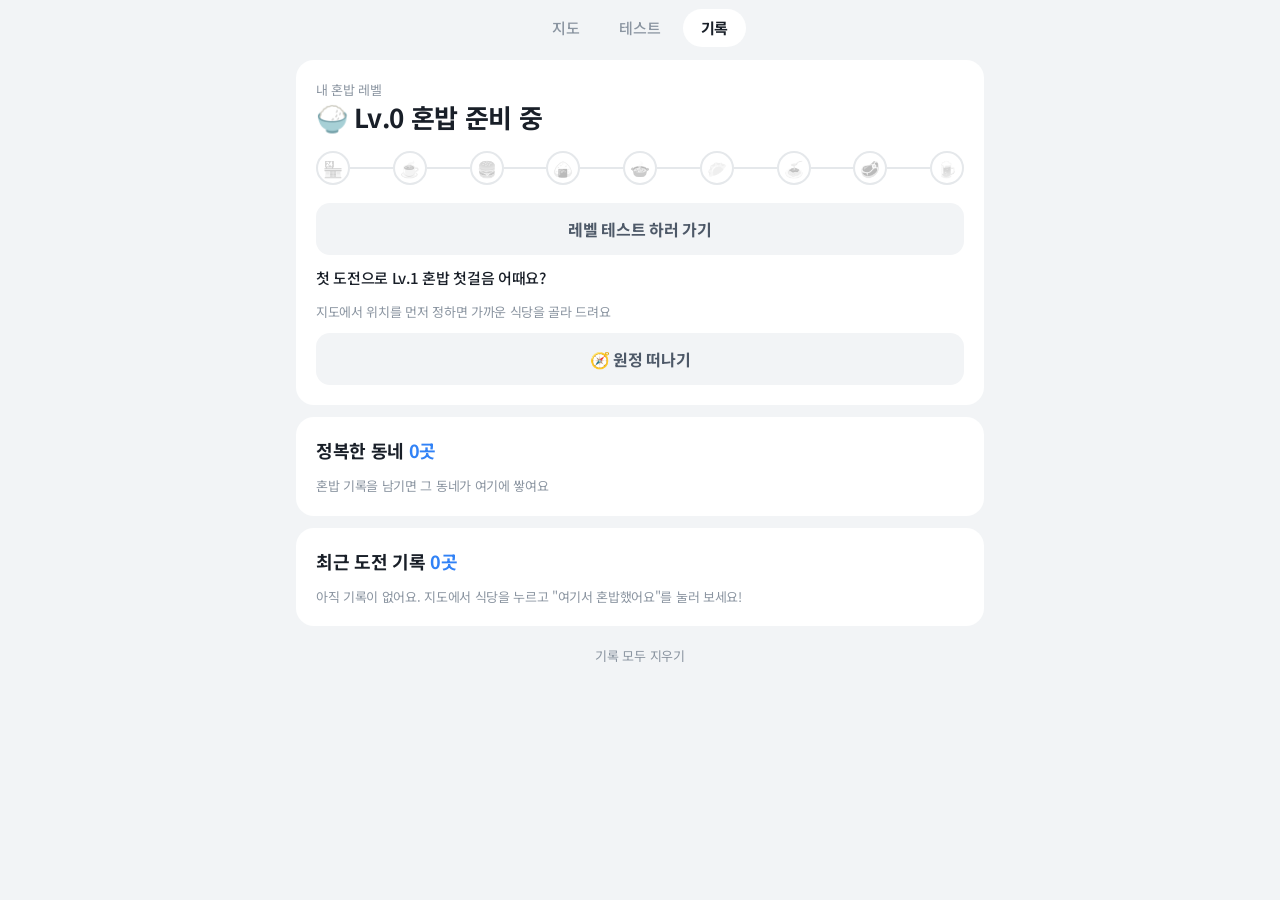
<file: my.html>
<!DOCTYPE html>
<html lang="ko">
<head>
<meta charset="UTF-8">
<meta name="viewport" content="width=device-width, initial-scale=1">
<title>혼밥 도전 기록</title>
<link rel="preconnect" href="https://fonts.googleapis.com">
<link rel="preconnect" href="https://fonts.gstatic.com" crossorigin>
<link rel="stylesheet"
  href="https://fonts.googleapis.com/css2?family=Noto+Sans+KR:wght@400;500;700&display=swap">
<link rel="stylesheet" href="style.css">
</head>
<body>
<main class="wrap">
  <section class="card">
    <div id="level"></div>
    <div id="next"></div>
    <div id="trip" hidden>
      <form class="search" id="tf" style="margin-top:12px">
        <input id="tq" type="search" autocomplete="off"
          placeholder="어디로 원정 갈까요? (예: 성수역)">
        <button class="btn-sm" type="submit">찾기</button>
      </form>
      <div id="tres"></div>
    </div>
  </section>

  <section class="card" id="towns"></section>
  <section class="card" id="records"></section>

  <div class="reset"><button id="reset">기록 모두 지우기</button></div>
</main>

<script src="common.js"></script>
<script>
renderNav('my.html');

// ---------- 레벨 진행 (9개 원) ----------
function renderTrack() {
  const t = getTried();
  const lv = myLevel();
  let track = '';
  for (let i = 1; i <= 9; i++) {
    if (i > 1) track += '<div class="line"></div>';
    track += '<div class="dot' + (t[i] ? ' done' : '') +
      '" title="' + lvTitle(i) + '"><span>' +
      LEVELS[i].emoji + '</span></div>';
  }
  const testLink = hasTested() ? '' :
    '<a class="btn btn-gray" href="test.html" ' +
    'style="margin-bottom:12px">레벨 테스트 하러 가기</a>';
  $('level').innerHTML =
    '<p class="sub">내 혼밥 레벨</p>' +
    '<div class="big">' + LEVELS[lv].emoji + ' ' + lvTitle(lv) + '</div>' +
    '<div class="track">' + track + '</div>' + testLink;
}

// ---------- 다음 도전 한 줄 제안 ----------
async function renderNext() {
  const box = $('next');
  const nx = nextLevel();
  if (!nx) {
    box.innerHTML =
      '<div class="gray-box" style="text-align:center">' +
      '<div class="emo emo-big">\u{1F451}</div>' +
      '<b>혼밥 마스터 달성!</b>' +
      '<p class="sub">모든 레벨을 정복했어요. 정말 대단해요!</p></div>';
    return;
  }
  const first = triedCount() === 0;
  const ask = (first ? '첫 도전으로 ' : '다음엔 ') +
    lvTitle(nx) + ' 어때요?';

  let target = store.get('target', null);
  if (target && (target.lv !== nx || findLog(target.id))) {
    target = null;
    store.del('target');
  }

  let msg = '';
  if (!target) {
    const last = store.get('lastLoc', null);
    if (!last) {
      msg = '지도에서 위치를 먼저 정하면 가까운 식당을 골라 드려요';
    } else {
      box.innerHTML = '<p class="sub">주변에서 Lv.' + nx +
        ' 식당을 찾고 있어요…</p>';
      try {
        const d = await loadStores(last.lat, last.lng);
        const s = d.list.find(x => x.lv === nx);
        if (s) {
          target = s;
          store.set('target', target);
        } else {
          msg = last.label + ' 주변 500m에 Lv.' + nx +
            ' 식당이 없어요. 원정을 떠나 볼까요?';
        }
      } catch (e) {
        msg = '정보를 불러오지 못했어요 (' + e.message + ')';
      }
    }
  }

  let h = '<p class="next-line">' + esc(ask);
  if (target) {
    h += ' · <a href="' + storeUrl(target) + '"><b>' +
      esc(target.name) + '</b> ' + fmtDist(target.dist) +
      ' \u{203A}</a>';
  }
  h += '</p>';
  if (msg) {
    h += '<p class="sub" style="margin-bottom:12px">' + esc(msg) + '</p>';
  }
  if (target) {
    h += '<a class="btn btn-primary" href="' + storeUrl(target) + '">' +
      '지도에서 보기</a>' +
      '<p class="sub" style="text-align:center;margin:6px 0 10px">' +
      '다녀온 뒤 지도에서 "여기서 혼밥했어요"를 눌러 주세요</p>';
  }
  h += '<button class="btn btn-gray" id="tripBtn">' +
    '\u{1F9ED} 원정 떠나기</button>';
  box.innerHTML = h;

  $('tripBtn').onclick = () => {
    $('trip').hidden = !$('trip').hidden;
    if (!$('trip').hidden) $('tq').focus();
  };
}

// ---------- 혼밥 원정 ----------
$('tf').onsubmit = async e => {
  e.preventDefault();
  const q = $('tq').value.trim();
  if (!q) return;
  $('tres').innerHTML = '<p class="sub">찾고 있어요…</p>';
  try {
    const rs = await api({ action: 'search', query: q });
    if (!rs.length) {
      $('tres').innerHTML = '<p class="sub">검색 결과가 없어요</p>';
      return;
    }
    $('tres').innerHTML = rs.map((r, i) =>
      '<button class="result" data-i="' + i + '"><b>' +
      esc(r.name) + '</b><span class="sub">' + esc(r.addr) +
      '</span></button>').join('');
    $('tres').querySelectorAll('.result').forEach(b => {
      b.onclick = () => goTrip(rs[b.dataset.i]);
    });
  } catch (err) {
    $('tres').innerHTML = '<p class="sub">' + esc(err.message) + '</p>';
  }
};

async function goTrip(r) {
  const nx = nextLevel();
  $('tres').innerHTML = '<p class="sub">' + esc(r.name) +
    ' 주변에서 Lv.' + nx + ' 식당을 찾고 있어요…</p>';
  try {
    const d = await loadStores(r.lat, r.lng);
    const s = d.list.find(x => x.lv === nx && !findLog(x.id));
    if (!s) {
      $('tres').innerHTML = '<p class="sub">' + esc(r.name) +
        ' 주변에도 Lv.' + nx + ' 식당이 없어요. 다른 곳을 찾아보세요</p>';
      return;
    }
    store.set('target', s);
    $('trip').hidden = true;
    $('tq').value = '';
    $('tres').innerHTML = '';
    toast(r.name + '(으)로 원정 목적지를 정했어요');
    renderNext();
  } catch (err) {
    $('tres').innerHTML = '<p class="sub">' + esc(err.message) + '</p>';
  }
}

// ---------- 동네 정복 ----------
function renderTowns() {
  const towns = {};
  getLog().forEach(r => {
    if (r.code) towns[r.code] = r.dong;
  });
  const names = Object.keys(towns).map(k => towns[k]);
  let h = '<div class="card-title">정복한 동네 ' +
    '<span class="num">' + names.length + '곳</span></div>';
  if (names.length) {
    h += '<div class="chips town-chips">' + names.map(n =>
      '<span class="chip on">\u{1F6A9} ' + esc(n) + '</span>'
    ).join('') + '</div>';
  } else {
    h += '<p class="sub">혼밥 기록을 남기면 그 동네가 여기에 쌓여요</p>';
  }
  $('towns').innerHTML = h;
}

// ---------- 최근 도전 기록 ----------
function renderRecords() {
  const log = getLog();
  let h = '<div class="card-title">최근 도전 기록 ' +
    '<span class="num">' + log.length + '곳</span></div>';
  if (!log.length) {
    h += '<p class="sub">아직 기록이 없어요. ' +
      '지도에서 식당을 누르고 "여기서 혼밥했어요"를 눌러 보세요!</p>';
  } else {
    h += '<ul class="list">' + log.map((r, i) =>
      '<li class="item" data-i="' + i + '"><div class="emo">' +
      LEVELS[r.lv].emoji + '</div><div class="item-main">' +
      '<div class="item-name">' + esc(r.name) + '</div>' +
      '<div class="sub">' + lvBadge(r.lv) + ' ' +
      esc(LEVELS[r.lv].label) +
      (r.dong ? ' · ' + esc(r.dong) : '') +
      ' · ' + shortDate(r.date) + '</div></div>' +
      '<button class="rec-x" data-x="' + i + '">취소</button></li>'
    ).join('') + '</ul>';
  }
  $('records').innerHTML = h;
}

$('records').onclick = e => {
  const log = getLog();
  const x = e.target.closest('[data-x]');
  if (x) {
    const r = log[Number(x.dataset.x)];
    if (!confirm(r.name + ' 기록을 취소할까요?')) return;
    removeLog(r.id);
    renderAll();
    toast('기록을 취소했어요');
    return;
  }
  const li = e.target.closest('[data-i]');
  if (li) location.href = storeUrl(log[Number(li.dataset.i)]);
};

// ---------- 초기화 ----------
$('reset').onclick = () => {
  if (!confirm('테스트 결과와 도전 기록을 모두 지울까요?')) return;
  store.del('answers');
  store.del('log');
  store.del('target');
  renderAll();
  toast('모두 지웠어요');
};

function renderAll() {
  renderTrack();
  renderNext();
  renderTowns();
  renderRecords();
}
renderAll();
</script>
</body>
</html>
</file>
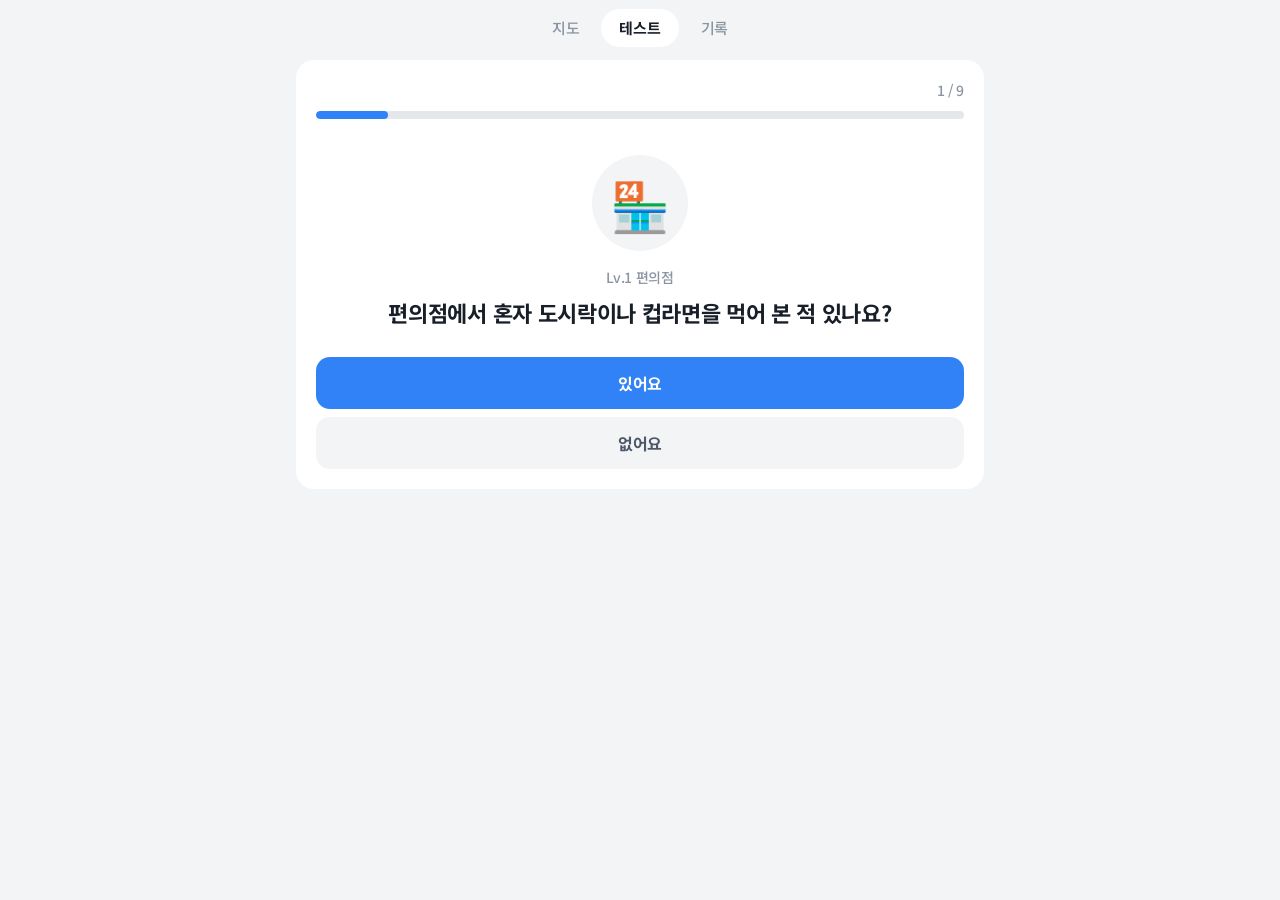
<file: test.html>
<!DOCTYPE html>
<html lang="ko">
<head>
<meta charset="UTF-8">
<meta name="viewport" content="width=device-width, initial-scale=1">
<title>혼밥 레벨 테스트</title>
<link rel="preconnect" href="https://fonts.googleapis.com">
<link rel="preconnect" href="https://fonts.gstatic.com" crossorigin>
<link rel="stylesheet"
  href="https://fonts.googleapis.com/css2?family=Noto+Sans+KR:wght@400;500;700&display=swap">
<link rel="stylesheet" href="style.css">
</head>
<body>
<main class="wrap">
  <section class="card" id="box"></section>
  <section class="card" id="table" hidden></section>
</main>

<script src="common.js"></script>
<script>
renderNav('test.html');

let idx = 0;
let ans = new Array(10).fill(false);

// ---------- 문항 화면 ----------
function showQ() {
  $('table').hidden = true;
  const lv = idx + 1;
  const info = LEVELS[lv];
  const back = idx > 0
    ? '<button class="q-back" id="back">\u{2039} 이전</button>'
    : '';
  $('box').innerHTML =
    '<div class="q-top">' + back +
    '<span class="q-count">' + lv + ' / 9</span></div>' +
    '<div class="bar"><i style="width:' + (lv / 9 * 100) + '%"></i></div>' +
    '<div class="q-body">' +
    '<div class="emo emo-big">' + info.emoji + '</div>' +
    '<p class="q-label">Lv.' + lv + ' ' + info.label + '</p>' +
    '<p class="q-text">' + info.q + '</p></div>' +
    '<button class="btn btn-primary" id="yes">있어요</button>' +
    '<button class="btn btn-gray" id="no">없어요</button>';
  $('yes').onclick = () => answer(true);
  $('no').onclick = () => answer(false);
  if ($('back')) {
    $('back').onclick = () => {
      idx--;
      showQ();
    };
  }
}

// 9문항 모두 진행 (조기 종료 없음)
function answer(v) {
  ans[idx + 1] = v;
  idx++;
  if (idx < 9) {
    showQ();
  } else {
    store.set('answers', ans); // 도전 기록(log)은 그대로 유지
    store.del('target');
    showResult();
  }
}

// ---------- 결과 화면 ----------
function showResult() {
  const lv = myLevel();
  const nx = nextLevel();
  const t = getTried();

  let next;
  if (lv === 0) {
    next = '첫 도전은 <b>' + LEVELS[1].emoji + ' ' + lvTitle(1) +
      '</b>부터 시작해요';
  } else if (nx) {
    next = '<p class="sub">다음 도전</p><b>' + LEVELS[nx].emoji + ' ' +
      lvTitle(nx) + '</b><p class="sub">' + LEVELS[nx].label +
      '에서 혼밥해 보세요</p>';
  } else {
    next = '모든 레벨을 해 봤어요! 진정한 혼밥 마스터 \u{1F451}';
  }

  $('box').innerHTML =
    '<div class="q-body" style="padding-bottom:8px">' +
    '<div class="emo emo-big">' + LEVELS[lv].emoji + '</div>' +
    '<p class="q-label">내 혼밥 레벨은</p>' +
    '<p class="big">' + lvTitle(lv) + '</p></div>' +
    '<div class="gray-box" style="text-align:center">' + next + '</div>' +
    '<a class="btn btn-primary" href="index.html">' +
    '내 주변에서 도전할 곳 찾기</a>' +
    '<button class="btn btn-gray" id="again">다시 하기</button>';
  $('again').onclick = restart;

  let rows = '';
  for (let i = 1; i <= 9; i++) {
    rows +=
      '<li class="item static"><div class="emo">' + LEVELS[i].emoji +
      '</div><div class="item-main"><div class="item-name">' +
      lvTitle(i) + '</div><div class="sub">' + LEVELS[i].label +
      '</div></div><div class="item-dist">' +
      (t[i] ? '\u{2705}' : '') + '</div></li>';
  }
  $('table').innerHTML =
    '<div class="card-title">혼밥 레벨 기준표</div>' +
    '<ul class="list">' + rows + '</ul>';
  $('table').hidden = false;
}

function restart() {
  idx = 0;
  ans = new Array(10).fill(false);
  showQ();
  window.scrollTo(0, 0);
}

// ---------- 시작 ----------
if (hasTested()) showResult();
else showQ();
</script>
</body>
</html>
</file>
<file: style.css>
:root {
  --bg: #F2F4F6;
  --card: #FFFFFF;
  --primary: #3182F6;
  --primary-weak: #E8F3FF;
  --gray: #F2F4F6;
  --gray-2: #E5E8EB;
  --text-1: #191F28;
  --text-2: #4E5968;
  --text-3: #8B95A1;
  --radius-card: 18px;
  --radius-btn: 14px;
  --font: 'Noto Sans KR', sans-serif;
}

* { box-sizing: border-box; margin: 0; padding: 0; }
[hidden] { display: none !important; }

body {
  font-family: var(--font);
  background: var(--bg);
  color: var(--text-1);
  letter-spacing: -0.02em;
  line-height: 1.5;
}
a { color: inherit; text-decoration: none; }
button {
  font: inherit;
  letter-spacing: inherit;
  border: 0;
  background: none;
  color: inherit;
  cursor: pointer;
}
input { font: inherit; letter-spacing: inherit; }

/* ---------- 상단 메뉴 ---------- */
.nav {
  position: sticky;
  top: 0;
  z-index: 1000;
  height: 56px;
  background: var(--bg);
  display: flex;
  justify-content: center;
  align-items: center;
  gap: 4px;
}
.nav a {
  padding: 8px 18px;
  border-radius: 999px;
  font-size: 15px;
  font-weight: 500;
  color: var(--text-3);
}
.nav a.on {
  color: var(--text-1);
  font-weight: 700;
  background: var(--card);
}

/* ---------- 기본 틀 ---------- */
.wrap {
  max-width: 720px;
  width: 100%;
  margin: 0 auto;
  padding: 4px 16px 48px;
}
.card {
  background: var(--card);
  border-radius: var(--radius-card);
  padding: 20px;
  margin-bottom: 12px;
}
.card-title {
  font-size: 18px;
  font-weight: 700;
  margin-bottom: 12px;
}
.sub { font-size: 13px; color: var(--text-3); }
.big { font-size: 26px; font-weight: 700; line-height: 1.3; }
.num { color: var(--primary); font-weight: 700; }
.source { text-align: center; margin-top: 8px; }

/* ---------- 버튼 ---------- */
.btn {
  display: flex;
  align-items: center;
  justify-content: center;
  width: 100%;
  height: 52px;
  border-radius: var(--radius-btn);
  font-size: 16px;
  font-weight: 700;
}
.btn + .btn { margin-top: 8px; }
.btn-primary { background: var(--primary); color: #fff; }
.btn-gray { background: var(--gray); color: var(--text-2); }
.btn-sm {
  display: inline-flex;
  align-items: center;
  justify-content: center;
  height: 44px;
  padding: 0 16px;
  border-radius: 12px;
  font-size: 15px;
  font-weight: 700;
  background: var(--primary);
  color: #fff;
  flex: none;
}

/* ---------- 칩 ---------- */
.chips {
  display: flex;
  gap: 6px;
  overflow-x: auto;
  padding: 4px 0;
  scrollbar-width: none;
}
.chips::-webkit-scrollbar { display: none; }
.chip {
  flex: none;
  height: 36px;
  padding: 0 14px;
  border-radius: 999px;
  background: var(--gray);
  color: var(--text-2);
  font-size: 13px;
  font-weight: 500;
  white-space: nowrap;
}
.chip.on {
  background: var(--primary-weak);
  color: var(--primary);
  font-weight: 700;
}
.chip .x { margin-left: 6px; color: var(--text-3); }

/* 스크롤해도 위에 붙는 필터 */
.filters {
  position: sticky;
  top: 56px;
  z-index: 900;
  background: var(--bg);
  margin: 0 -16px 8px;
  padding: 4px 16px 6px;
}
.filters .chip { background: var(--card); }
.filters .chip.on { background: var(--primary-weak); }

/* ---------- 레벨 표시 ---------- */
.lv {
  display: inline-flex;
  align-items: center;
  height: 20px;
  padding: 0 7px;
  border-radius: 6px;
  font-size: 12px;
  font-weight: 700;
  color: #fff;
  background: var(--c);
  vertical-align: 1px;
}
.emo {
  width: 44px;
  height: 44px;
  border-radius: 50%;
  background: var(--gray);
  display: flex;
  align-items: center;
  justify-content: center;
  font-size: 22px;
  flex: none;
}
.emo-big {
  width: 96px;
  height: 96px;
  font-size: 48px;
  margin: 0 auto 16px;
}

/* ---------- 요약 카드 ---------- */
.sum-head {
  display: flex;
  align-items: center;
  gap: 12px;
  margin-bottom: 14px;
}
.bar {
  height: 8px;
  border-radius: 4px;
  background: var(--gray-2);
  overflow: hidden;
}
.bar > i {
  display: block;
  height: 100%;
  background: var(--primary);
  border-radius: 4px;
}
.stats { display: flex; gap: 8px; margin-top: 14px; }
.stat {
  flex: 1;
  text-align: left;
  background: var(--gray);
  border-radius: 12px;
  padding: 12px 14px;
}
.stat b {
  display: block;
  font-size: 24px;
  font-weight: 700;
  margin-top: 2px;
}
.near {
  display: block;
  width: 100%;
  text-align: left;
  margin-top: 10px;
  font-size: 14px;
  color: var(--text-2);
}

/* ---------- 검색 ---------- */
.search { display: flex; gap: 8px; margin-bottom: 8px; }
.search input {
  flex: 1;
  min-width: 0;
  height: 44px;
  border: 0;
  border-radius: 12px;
  background: var(--gray);
  padding: 0 14px;
  font-size: 15px;
  outline: none;
}
.search input:focus { box-shadow: inset 0 0 0 2px var(--primary); }
.result {
  display: block;
  width: 100%;
  text-align: left;
  padding: 10px 12px;
  border-radius: 12px;
}
.result:hover { background: var(--gray); }
.result .sub { display: block; }
.here { margin: 6px 0 10px; font-size: 14px; color: var(--text-2); }

/* ---------- 지도 ---------- */
.map {
  height: 50vh;
  min-height: 300px;
  border-radius: 14px;
  position: relative;
  z-index: 0;
}
.leaflet-container { font-family: var(--font); }
.hint { margin-top: 8px; text-align: center; }
.mk {
  width: 24px;
  height: 24px;
  border-radius: 50%;
  background: var(--c);
  color: #fff;
  border: 2px solid #fff;
  box-shadow: 0 1px 4px rgba(0, 0, 0, 0.3);
  font-size: 11px;
  font-weight: 700;
  display: flex;
  align-items: center;
  justify-content: center;
}
.mk.on { transform: scale(1.4); }
.pop { font-size: 13px; line-height: 1.6; }
.pop b { font-size: 15px; }

/* ---------- 목록 ---------- */
.list { list-style: none; }
.item {
  display: flex;
  align-items: center;
  gap: 12px;
  padding: 10px 6px;
  border-radius: 12px;
  cursor: pointer;
}
.item:hover { background: var(--gray); }
.item-main { flex: 1; min-width: 0; }
.item-name {
  font-size: 16px;
  font-weight: 500;
  overflow: hidden;
  text-overflow: ellipsis;
  white-space: nowrap;
}
.item-dist {
  flex: none;
  font-size: 14px;
  font-weight: 500;
  color: var(--text-2);
}
.list + .btn { margin-top: 8px; }

/* ---------- 상태 화면 ---------- */
.state {
  text-align: center;
  padding: 28px 8px;
  color: var(--text-2);
}
.state .sub { margin: 4px 0 14px; }
.spinner {
  width: 28px;
  height: 28px;
  margin: 0 auto 10px;
  border: 3px solid var(--gray-2);
  border-top-color: var(--primary);
  border-radius: 50%;
  animation: spin 0.8s linear infinite;
}
@keyframes spin { to { transform: rotate(360deg); } }

.toast {
  position: fixed;
  left: 50%;
  bottom: 32px;
  transform: translateX(-50%);
  background: rgba(25, 31, 40, 0.92);
  color: #fff;
  padding: 12px 18px;
  border-radius: 12px;
  font-size: 14px;
  z-index: 3000;
  opacity: 0;
  transition: opacity 0.2s;
  pointer-events: none;
}
.toast.show { opacity: 1; }

/* ---------- 테스트 ---------- */
.q-top {
  display: flex;
  align-items: center;
  gap: 12px;
  margin-bottom: 10px;
}
.q-back { font-size: 14px; color: var(--text-2); padding: 6px 0; }
.q-count {
  margin-left: auto;
  font-size: 14px;
  font-weight: 500;
  color: var(--text-3);
}
.q-body { text-align: center; padding: 36px 0 28px; }
.q-label {
  font-size: 14px;
  font-weight: 500;
  color: var(--text-3);
  margin-bottom: 8px;
}
.q-text { font-size: 22px; font-weight: 700; word-break: keep-all; }
.gray-box {
  background: var(--gray);
  border-radius: 14px;
  padding: 16px;
  margin: 16px 0;
}

/* ---------- 기록: 9개 원 ---------- */
.track { display: flex; align-items: center; margin: 18px 0; }
.dot {
  width: 34px;
  height: 34px;
  flex: none;
  border-radius: 50%;
  border: 2px solid var(--gray-2);
  background: #fff;
  display: flex;
  align-items: center;
  justify-content: center;
  font-size: 16px;
}
.dot span { filter: grayscale(1); opacity: 0.35; }
.dot.done { background: var(--primary); border-color: var(--primary); }
.dot.done span { filter: none; opacity: 1; }
.line { flex: 1; min-width: 3px; height: 2px; background: var(--gray-2); }

/* ---------- 모바일 ---------- */
@media (max-width: 600px) {
  .map { height: 40vh; }
  .big { font-size: 22px; }
}
@media (max-width: 420px) {
  .dot { width: 27px; height: 27px; font-size: 13px; }
  .nav a { padding: 8px 14px; }
}
/* ---------- 추가: 테스트·기록 ---------- */
.item.static { cursor: default; }
.item.static:hover { background: none; }
.btn:disabled { opacity: 0.5; cursor: default; }
.next-line {
  font-size: 15px;
  font-weight: 500;
  word-break: keep-all;
  margin-bottom: 12px;
}
.next-line a { color: var(--primary); }
.town-chips { flex-wrap: wrap; }
.town-chips .chip {
  display: inline-flex;
  align-items: center;
}
.reset { text-align: center; margin-top: 8px; }
.reset button { font-size: 13px; color: var(--text-3); padding: 8px; }
/* ---------- 추가: 정보창 기록 버튼 ---------- */
.pop-btn {
  display: block;
  width: 100%;
  height: 40px;
  margin: 8px 0 4px;
  border-radius: 10px;
  background: var(--primary);
  color: #fff;
  font-size: 14px;
  font-weight: 700;
}
.pop-btn:disabled { opacity: 0.5; }
.pop-done {
  margin: 8px 0 4px;
  font-size: 13px;
  font-weight: 500;
  color: var(--text-2);
}
.pop-link {
  font-size: 13px;
  color: var(--text-3);
  text-decoration: underline;
}
.rec-x {
  flex: none;
  font-size: 12px;
  color: var(--text-3);
  padding: 6px 8px;
  border-radius: 8px;
}
.rec-x:hover { background: var(--gray-2); }
/* ---------- 추가: 필터 칩 한 번에 보기 ---------- */
.filters {
  position: static;
  margin: 0 0 12px;
  padding: 0;
}
.filters #catChips {
  flex-wrap: wrap;
  overflow-x: visible;
  margin-top: 4px;
  padding-top: 8px;
  border-top: 1px solid var(--gray-2);
}
.filters .chip.more {
  background: transparent;
  color: var(--primary);
  font-weight: 700;
}
/* ---------- 추가: 레벨 칩 한 번에 보기 ---------- */
.filters #lvChips {
  flex-wrap: wrap;
  overflow-x: visible;
}

2. index.html 1군데

찾기 (renderChips 안)
  for (let lv = 1; lv <= 9; lv++) {
    const info = LEVELS[lv];
    h += chip(info.emoji + ' Lv.' + lv + ' ' + info.label +
      ' ' + lvCount[lv], fLv === lv, 'data-lv="' + lv + '"');
  }
바꾸기
  for (let lv = 1; lv <= 9; lv++) {
    const info = LEVELS[lv];
    h += chip(info.emoji + ' Lv.' + lv + ' ' + lvCount[lv],
      fLv === lv,
      'data-lv="' + lv + '" title="' + esc(lvTitle(lv) + ' · ' +
      info.label) + '"');
  }
</file>
